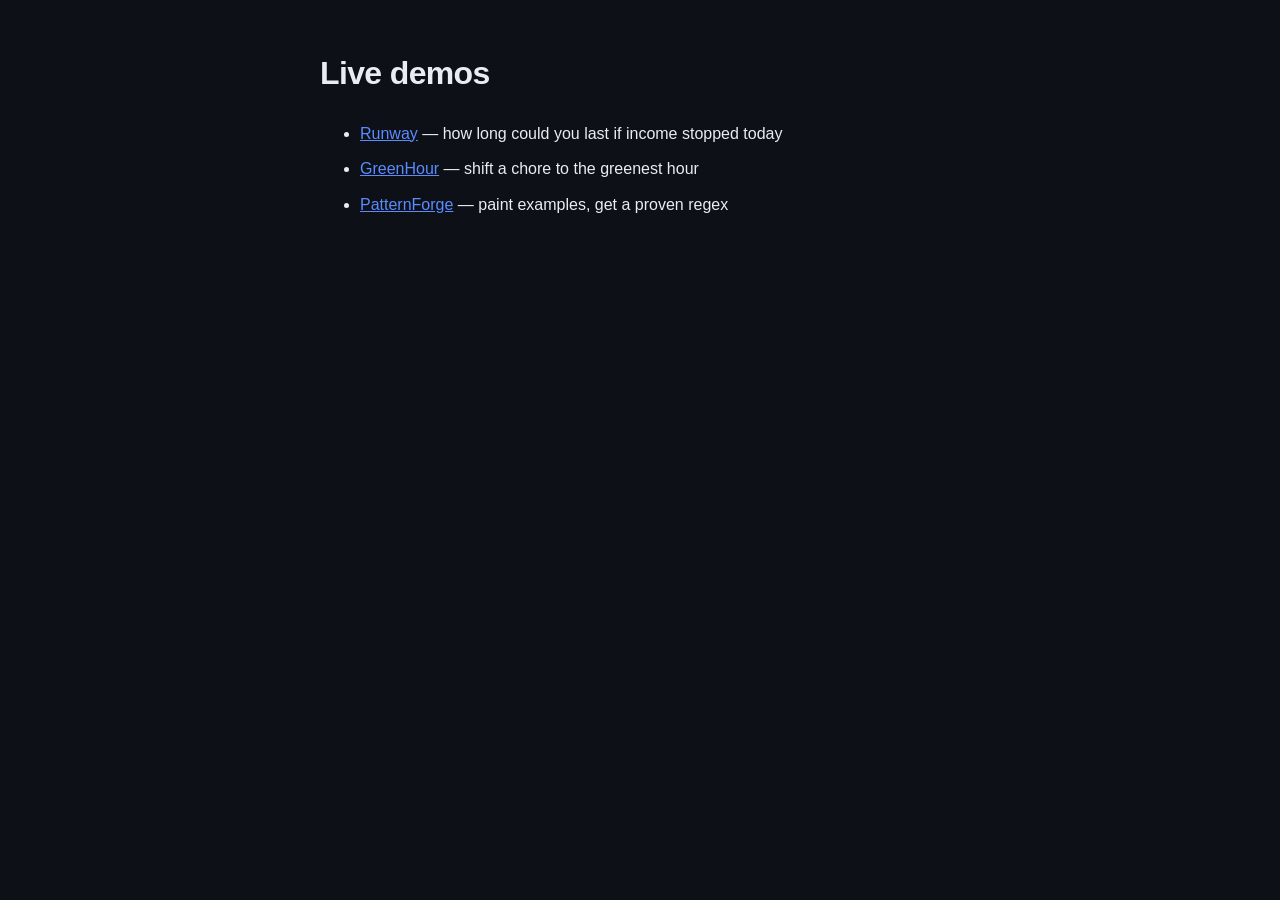
<file: index.html>
<!doctype html><html lang=en><head><meta charset=utf-8>
<meta name=viewport content="width=device-width,initial-scale=1">
<title>Amini Hackathon Demos</title>
<style>body{font:16px/1.6 -apple-system,BlinkMacSystemFont,'Segoe UI',Roboto,sans-serif;max-width:640px;margin:48px auto;padding:0 20px;background:#0d1117;color:#e8ecf3}a{color:#5b8bff}h1{letter-spacing:-.02em}li{margin:10px 0}</style>
</head><body><h1>Live demos</h1><ul>
<li><a href="./runway/">Runway</a> — how long could you last if income stopped today</li>
<li><a href="./greenhour/">GreenHour</a> — shift a chore to the greenest hour</li>
<li><a href="./patternforge/">PatternForge</a> — paint examples, get a proven regex</li>
</ul></body></html>
</file>
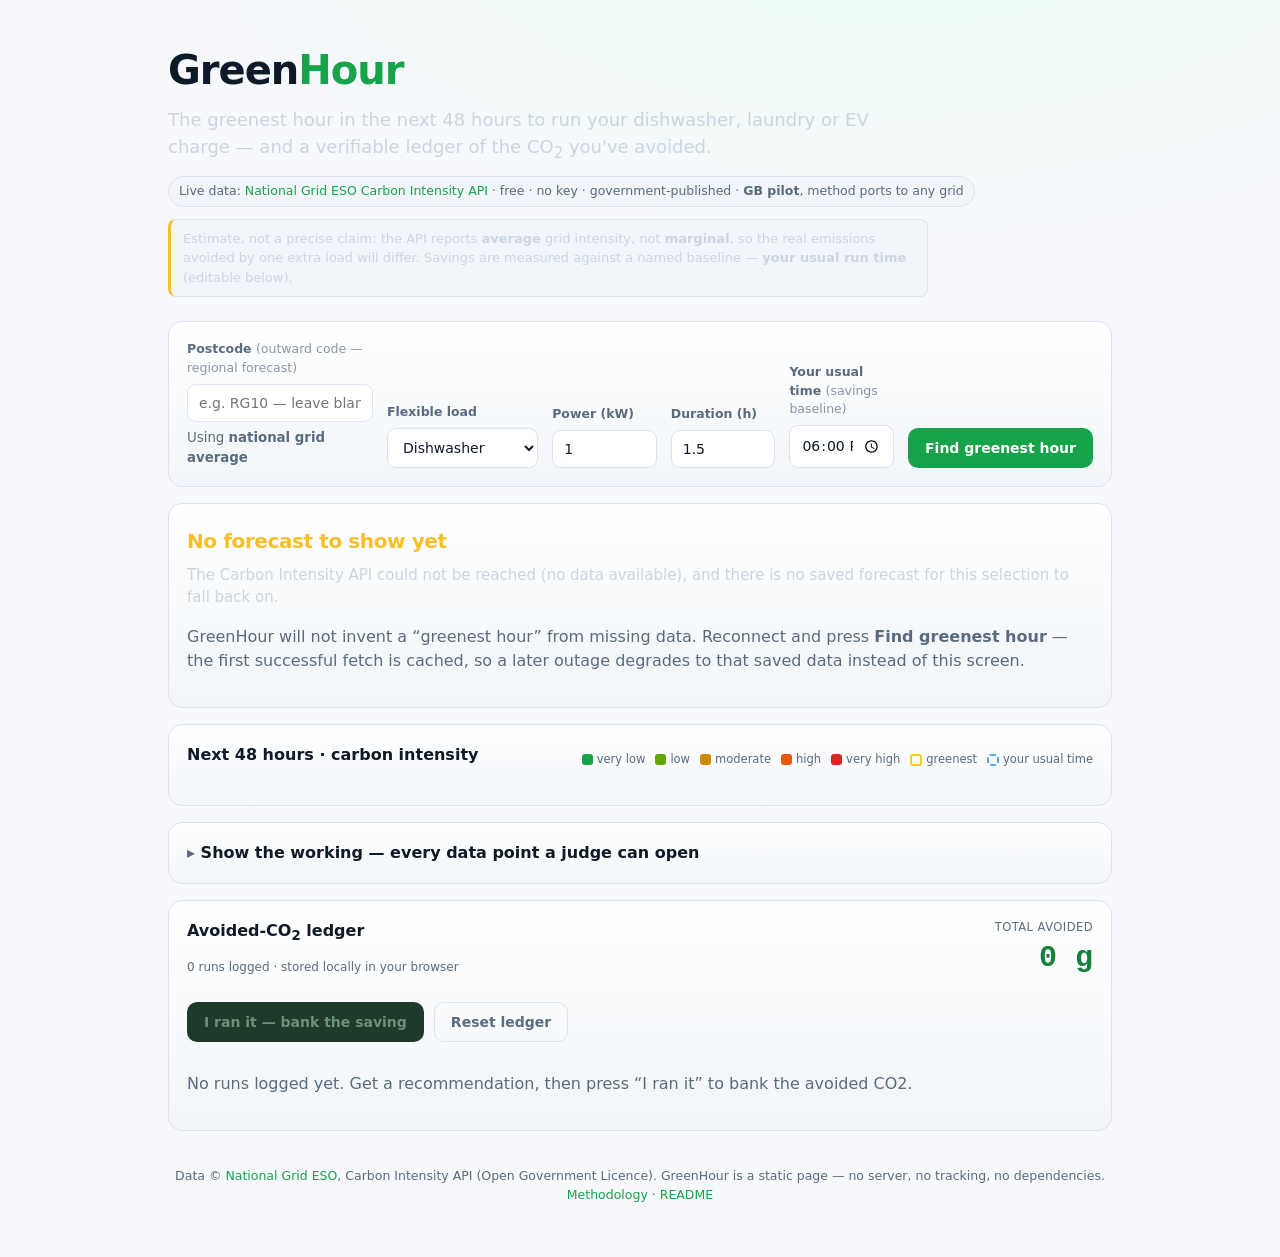
<file: greenhour/index.html>
<!DOCTYPE html>
<html lang="en-GB">
<head>
  <meta charset="utf-8">
  <meta name="viewport" content="width=device-width, initial-scale=1">
  <title>GreenHour — the greenest hour to run your appliance</title>
  <meta name="description" content="Find the greenest hour in the next 48h to run a flexible load, using the free National Grid ESO Carbon Intensity API. Every number traces to a real government data point.">
  <link rel="stylesheet" href="styles.css">
</head>
<body>
  <header class="hero">
    <div class="wrap">
      <h1>Green<span>Hour</span></h1>
      <p class="tag">The greenest hour in the next 48&nbsp;hours to run your dishwasher, laundry or EV charge — and a verifiable ledger of the CO<sub>2</sub> you've avoided.</p>
      <p class="src-badge">Live data: <a href="https://carbonintensity.org.uk/" target="_blank" rel="noopener">National Grid ESO Carbon Intensity API</a> · free · no key · government-published · <b>GB pilot</b>, method ports to any grid</p>
      <p class="disclosure">Estimate, not a precise claim: the API reports <b>average</b> grid intensity, not <b>marginal</b>, so the real emissions avoided by one extra load will differ. Savings are measured against a named baseline — <b>your usual run time</b> (editable below).</p>
    </div>
  </header>

  <main class="wrap">
    <!-- Controls -->
    <section class="card controls" aria-label="Settings">
      <div class="ctrl">
        <label for="postcode">Postcode <span class="hint">(outward code — regional forecast)</span></label>
        <input id="postcode" type="text" inputmode="text" autocomplete="postal-code"
               placeholder="e.g. RG10 — leave blank for national" maxlength="8">
        <small class="muted">Using <b id="outcodeEcho">national grid average</b></small>
      </div>
      <div class="ctrl">
        <label for="load">Flexible load</label>
        <select id="load"></select>
      </div>
      <div class="ctrl narrow">
        <label for="power">Power (kW)</label>
        <input id="power" type="number" min="0.1" step="0.1" value="1.0">
      </div>
      <div class="ctrl narrow">
        <label for="duration">Duration (h)</label>
        <input id="duration" type="number" min="0.5" step="0.5" value="1.5">
      </div>
      <div class="ctrl narrow">
        <label for="habit">Your usual time <span class="hint">(savings baseline)</span></label>
        <input id="habit" type="time" value="18:00">
      </div>
      <div class="ctrl action">
        <button id="fetchBtn" class="primary" type="button">Find greenest hour</button>
      </div>
    </section>

    <!-- Recommendation -->
    <section id="result" class="card result" aria-live="polite">
      <p class="muted">Loading…</p>
    </section>

    <!-- 48h chart -->
    <section class="card">
      <div class="chart-head">
        <h3>Next 48 hours · carbon intensity</h3>
        <div class="legend">
          <span><i style="background:#16a34a"></i>very low</span>
          <span><i style="background:#65a30d"></i>low</span>
          <span><i style="background:#ca8a04"></i>moderate</span>
          <span><i style="background:#ea580c"></i>high</span>
          <span><i style="background:#dc2626"></i>very high</span>
          <span class="win"><i class="box gold"></i>greenest</span>
          <span class="win"><i class="box blue"></i>your usual time</span>
        </div>
      </div>
      <div id="chart" class="chart"></div>
    </section>

    <!-- Verification -->
    <details class="card">
      <summary><h3 style="display:inline">Show the working — every data point a judge can open</h3></summary>
      <div id="verifyBox" class="verify-box"></div>
    </details>

    <!-- Ledger -->
    <section class="card ledger">
      <div class="ledger-head">
        <div>
          <h3>Avoided-CO<sub>2</sub> ledger</h3>
          <p class="muted tiny"><span id="ledgerCount">0 runs logged</span> · stored locally in your browser</p>
        </div>
        <div class="ledger-total">
          <span class="lbl">Total avoided</span>
          <span id="ledgerTotal" class="big-num">0 g</span>
        </div>
      </div>
      <p id="ledgerProjection" class="muted tiny projection"></p>
      <div class="ledger-actions">
        <button id="logBtn" class="primary" type="button" disabled>I ran it — bank the saving</button>
        <button id="resetBtn" class="ghost" type="button">Reset ledger</button>
      </div>
      <div id="ledgerList" class="ledger-list"></div>
    </section>

    <footer class="foot">
      <p>Data © <a href="https://www.nationalgrideso.com/" target="_blank" rel="noopener">National Grid ESO</a>,
         Carbon Intensity API (Open Government Licence). GreenHour is a static page — no server, no tracking,
         no dependencies. <a href="methodology.md" target="_blank" rel="noopener">Methodology</a> ·
         <a href="README.md" target="_blank" rel="noopener">README</a></p>
    </footer>
  </main>

  <script src="app.js"></script>
</body>
</html>
</file>
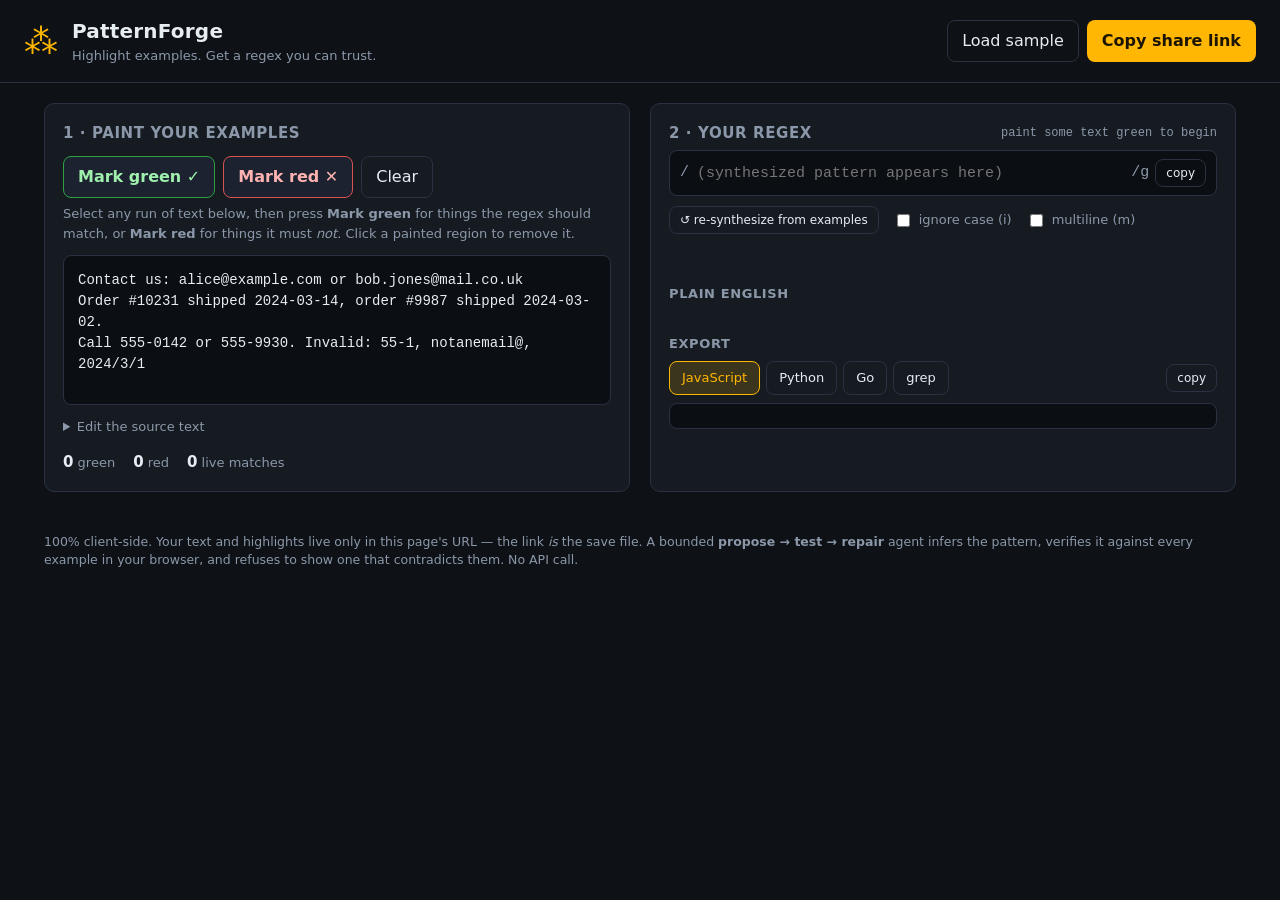
<file: patternforge/index.html>
<!doctype html>
<html lang="en">
  <head>
    <meta charset="utf-8" />
    <meta name="viewport" content="width=device-width, initial-scale=1" />
    <title>PatternForge — regex from examples</title>
    <meta
      name="description"
      content="Paint the text you want (green) and don't want (red); PatternForge's verify-repair agent infers a regex, TESTS it against every example in the browser, and only shows one that passes — explained in plain English and exportable to JS, Python, Go, and grep. No login, no backend."
    />
    <link rel="stylesheet" href="./styles.css" />
  </head>
  <body>
    <header class="topbar">
      <div class="brand">
        <span class="logo">⁂</span>
        <div>
          <h1>PatternForge</h1>
          <p class="tagline">Highlight examples. Get a regex you can trust.</p>
        </div>
      </div>
      <div class="topbar-actions">
        <button id="btn-sample" class="ghost">Load sample</button>
        <button id="btn-share" class="primary">Copy share link</button>
      </div>
    </header>

    <main class="grid">
      <!-- LEFT: the text you paint -->
      <section class="panel">
        <div class="panel-head">
          <h2>1 · Paint your examples</h2>
          <div class="paint-controls">
            <button id="btn-green" class="paint green">Mark green ✓</button>
            <button id="btn-red" class="paint red">Mark red ✕</button>
            <button id="btn-clear" class="ghost">Clear</button>
          </div>
        </div>
        <p class="hint">
          Select any run of text below, then press <b>Mark green</b> for things the regex should match, or
          <b>Mark red</b> for things it must <i>not</i>. Click a painted region to remove it.
        </p>
        <div id="canvas" class="canvas" spellcheck="false"></div>

        <details class="editor">
          <summary>Edit the source text</summary>
          <textarea id="source" rows="5" spellcheck="false"></textarea>
        </details>

        <div class="stats">
          <span class="stat"><b id="stat-green">0</b> green</span>
          <span class="stat"><b id="stat-red">0</b> red</span>
          <span class="stat"><b id="stat-matches">0</b> live matches</span>
        </div>
      </section>

      <!-- RIGHT: the inferred regex + everything derived from it -->
      <section class="panel">
        <div class="panel-head">
          <h2>2 · Your regex</h2>
          <span id="strategy" class="strategy">paint some text green to begin</span>
        </div>

        <div class="regex-row">
          <span class="delim">/</span>
          <input id="regex" class="regex-input" spellcheck="false" placeholder="(synthesized pattern appears here)" />
          <span class="delim">/g</span>
          <button id="btn-copy-regex" class="ghost small">copy</button>
        </div>
        <div class="regex-meta">
          <button id="btn-resynth" class="ghost small">↺ re-synthesize from examples</button>
          <label class="chk"><input type="checkbox" id="flag-i" /> ignore case (i)</label>
          <label class="chk"><input type="checkbox" id="flag-m" /> multiline (m)</label>
        </div>
        <div id="trust" class="trust"></div>
        <div id="redos" class="redos"></div>
        <!-- the verify-repair agent's act -> observe -> repair trace -->
        <div id="agent" class="agent"></div>

        <h3>Plain English</h3>
        <p id="explain-summary" class="explain-summary"></p>
        <ul id="explain-list" class="explain-list"></ul>

        <h3>Export</h3>
        <div class="tabs">
          <button class="tab active" data-target="javascript">JavaScript</button>
          <button class="tab" data-target="python">Python</button>
          <button class="tab" data-target="go">Go</button>
          <button class="tab" data-target="grep">grep</button>
          <button id="btn-copy-code" class="ghost small copy-code">copy</button>
        </div>
        <p id="dialect-note" class="dialect-note"></p>
        <pre id="export-code" class="export-code"></pre>
      </section>
    </main>

    <footer class="footer">
      <p>
        100% client-side. Your text and highlights live only in this page's URL — the link <i>is</i> the save file.
        A bounded <b>propose → test → repair</b> agent infers the pattern, verifies it against every example in your
        browser, and refuses to show one that contradicts them. No API call.
      </p>
    </footer>

    <script type="module" src="./main.js"></script>
  </body>
</html>
</file>
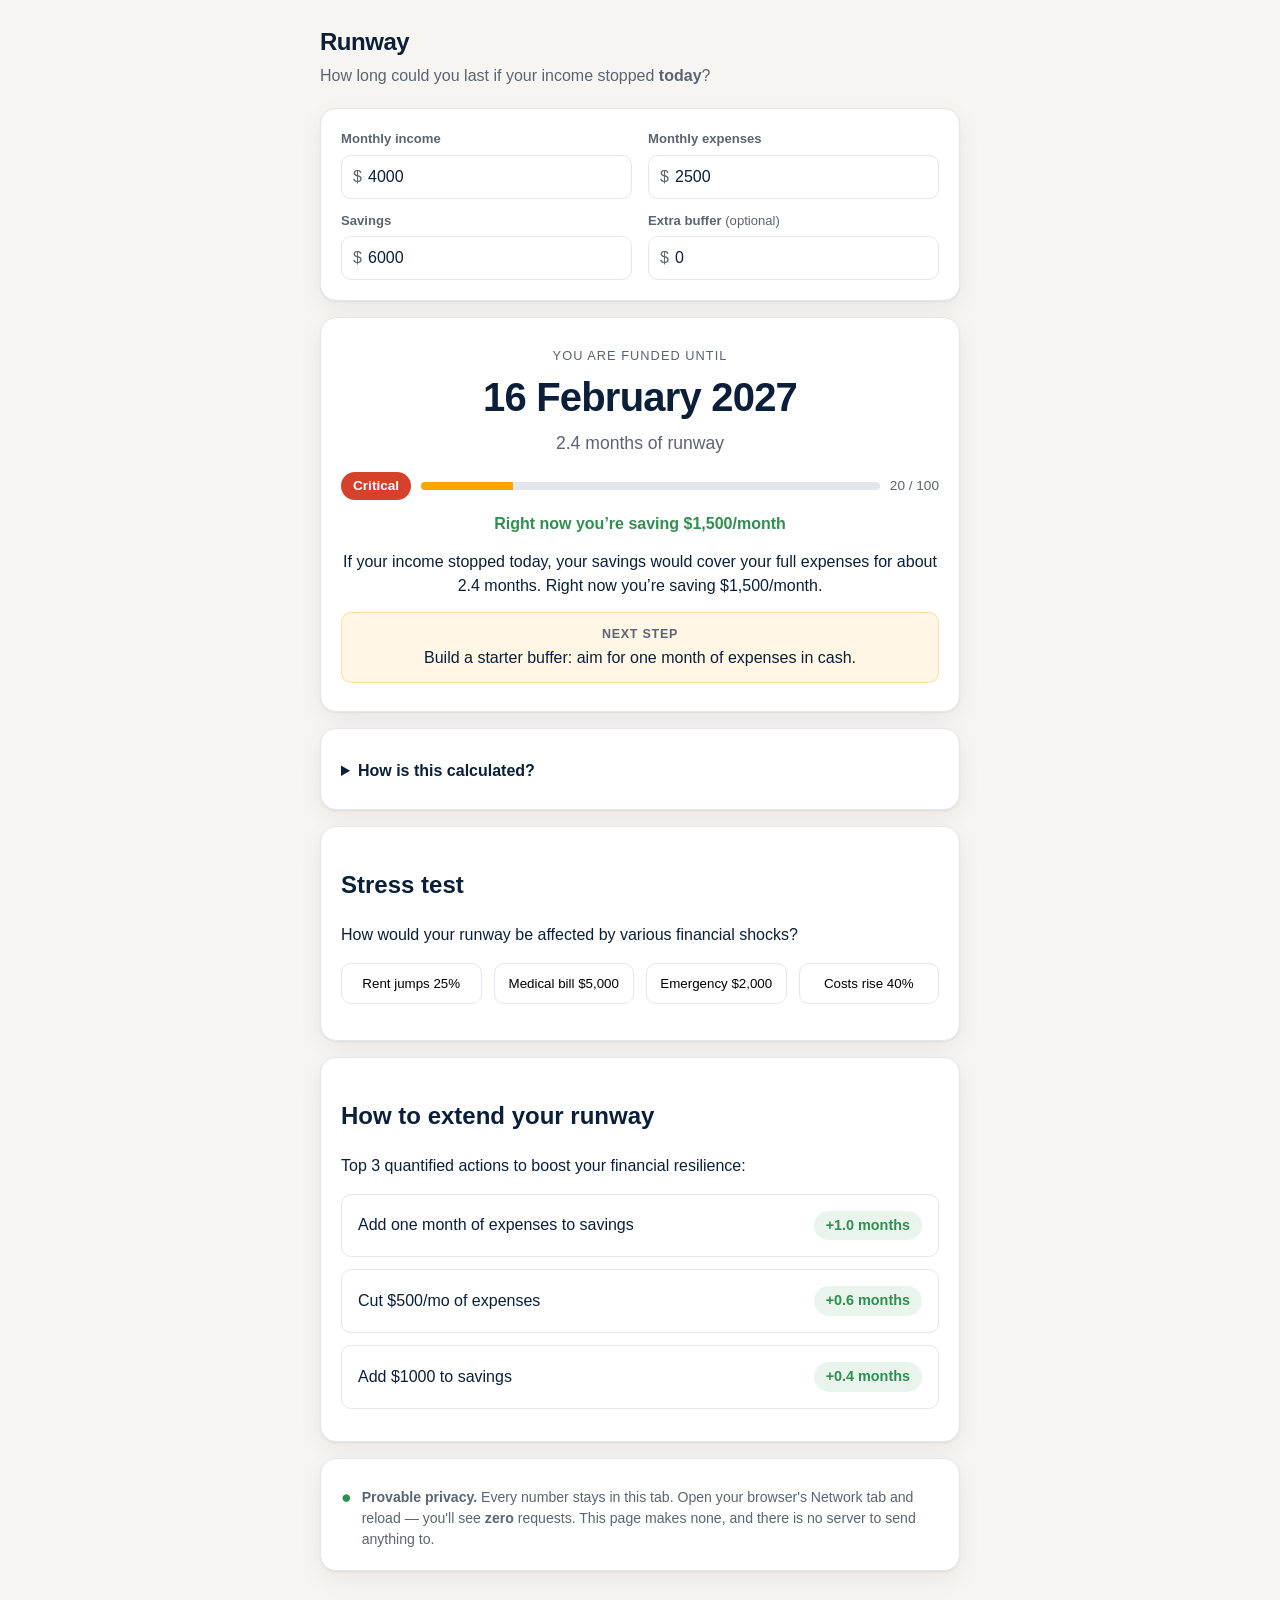
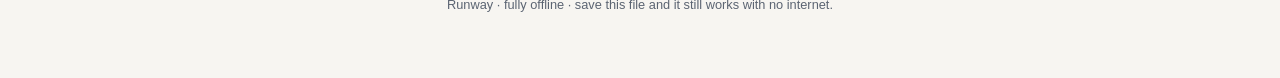
<file: runway/index.html>
<!DOCTYPE html>
<html lang="en">
<head>
<meta charset="utf-8" />
<meta name="viewport" content="width=device-width, initial-scale=1" />
<title>Runway — how long could you last?</title>
<style>
  :root {
    color-scheme: light dark;
    --bg: #F7F5F1; --card: #ffffff; --ink: #0B1F3A; --muted: #5b6472;
    --line: #e3e6ec; --accent: #FFA500; --field: #ffffff;
    --critical: #d6412b; --fragile: #c9791b; --stable: #2f8f4e; --resilient: #1f7a5a;
    --shadow: 0 1px 2px rgba(16,19,26,.06), 0 8px 24px rgba(16,19,26,.06);
  }
  @media (prefers-color-scheme: dark) {
    :root {
      --bg: #0B1F3A; --card: #161b22; --ink: #F7F5F1; --muted: #9aa4b2;
      --line: #262d38; --accent: #FFA500; --field: #0f141b;
      --critical: #ff6b57; --fragile: #f0a53a; --stable: #4bd07f; --resilient: #34d6a8;
      --shadow: 0 1px 2px rgba(0,0,0,.4), 0 10px 30px rgba(0,0,0,.35);
    }
  }
  * { box-sizing: border-box; }
  html, body { margin: 0; }
  body {
    background: var(--bg); color: var(--ink);
    font: 16px/1.5 -apple-system, BlinkMacSystemFont, "Segoe UI", Roboto, Helvetica, Arial, sans-serif;
    padding: 24px 16px 64px;
  }
  main { max-width: 640px; margin: 0 auto; }
  header h1 { font-size: 1.5rem; margin: 0 0 4px; letter-spacing: -.02em; }
  header p.sub { color: var(--muted); margin: 0 0 20px; }
  .card {
    background: var(--card); border: 1px solid var(--line); border-radius: 16px;
    padding: 20px; box-shadow: var(--shadow); margin-bottom: 16px;
  }
  .grid { display: grid; grid-template-columns: 1fr 1fr; gap: 12px 16px; }
  @media (max-width: 460px) { .grid { grid-template-columns: 1fr; } }
  label { display: block; font-size: .82rem; color: var(--muted); margin-bottom: 6px; font-weight: 600; }
  .field { position: relative; }
  .field .prefix {
    position: absolute; left: 12px; top: 50%; transform: translateY(-50%);
    color: var(--muted); pointer-events: none;
  }
  input[type="number"] {
    width: 100%; padding: 12px 12px 12px 26px; font-size: 1rem;
    background: var(--field); color: var(--ink);
    border: 1px solid var(--line); border-radius: 10px; -moz-appearance: textfield;
    font-variant-numeric: tabular-nums;
  }
  input:focus { outline: 2px solid var(--accent); outline-offset: 1px; border-color: var(--accent); }
  .hero { text-align: center; padding: 28px 20px; }
  .hero .eyebrow { color: var(--muted); font-size: .8rem; text-transform: uppercase; letter-spacing: .08em; margin: 0 0 8px; font-weight: 500; }
  .hero .date { font-size: 2.5rem; font-weight: 800; letter-spacing: -.02em; margin: 0; line-height: 1.15; font-variant-numeric: tabular-nums; }
  .hero .runway { color: var(--muted); margin: 10px 0 0; font-size: 1.1rem; font-weight: 500; }
  .bandrow { display: flex; align-items: center; gap: 10px; margin-top: 16px; flex-wrap: wrap; }
  .pill { font-weight: 700; padding: 4px 12px; border-radius: 999px; font-size: .85rem; color: #fff; }
  .pill.Critical { background: var(--critical); }
  .pill.Fragile { background: var(--fragile); }
  .pill.Stable { background: var(--stable); }
  .pill.Resilient { background: var(--resilient); }
  .meter { flex: 1; min-width: 140px; height: 8px; background: var(--line); border-radius: 999px; overflow: hidden; }
  .meter > span { display: block; height: 100%; background: var(--accent); transition: width .25s ease; }
  .scorenum { font-variant-numeric: tabular-nums; color: var(--muted); font-size: .85rem; }
  .explain { margin: 14px 0 0; }
  .traj { margin: 12px 0 0; font-weight: 600; }
  .traj.saving { color: var(--stable); }
  .traj.draining { color: var(--critical); }
  .action {
    margin-top: 14px; padding: 12px 14px; border-radius: 10px;
    background: color-mix(in srgb, var(--accent) 10%, transparent);
    border: 1px solid color-mix(in srgb, var(--accent) 30%, transparent);
  }
  .action b { display: block; font-size: .78rem; text-transform: uppercase; letter-spacing: .06em; color: var(--muted); margin-bottom: 2px; }
  details { margin-top: 4px; }
  details > summary { cursor: pointer; font-weight: 600; padding: 6px 0; }
  details table { width: 100%; border-collapse: collapse; margin: 10px 0; font-size: .92rem; }
  details th, details td { text-align: left; padding: 6px 8px; border-bottom: 1px solid var(--line); }
  details code { background: color-mix(in srgb, var(--muted) 18%, transparent); padding: 1px 6px; border-radius: 6px; }
  .privacy {
    display: flex; gap: 10px; align-items: flex-start; color: var(--muted);
    font-size: .88rem; margin-top: 8px;
  }
  .privacy .dot { color: var(--stable); font-size: 1.1rem; line-height: 1.2; }
  footer { text-align: center; color: var(--muted); font-size: .8rem; margin-top: 24px; }
  .stress-test-section {
    margin-top: 16px;
  }
  .stress-test-buttons {
    display: flex;
    flex-wrap: wrap;
    gap: 12px;
    margin-bottom: 16px;
  }
  .stress-test-button {
    flex: 1;
    min-width: 120px;
    padding: 12px;
    background: var(--field);
    border: 1px solid var(--line);
    border-radius: 10px;
    cursor: pointer;
    text-align: center;
    transition: all 0.2s ease;
  }
  .stress-test-button:hover {
    background: color-mix(in srgb, var(--accent) 5%, transparent);
    border-color: var(--accent);
  }
  .stress-test-button.active {
    background: color-mix(in srgb, var(--accent) 10%, transparent);
    border-color: var(--accent);
    box-shadow: 0 0 0 2px color-mix(in srgb, var(--accent) 30%, transparent);
  }
  .stress-test-result {
    margin-top: 16px;
    padding: 16px;
    background: var(--field);
    border-radius: 10px;
    border: 1px solid var(--line);
    box-shadow: 0 2px 8px rgba(0,0,0,0.05);
  }
  .stress-test-result-row {
    display: flex;
    justify-content: space-between;
    margin-bottom: 8px;
  }
  .stress-test-result-row:last-child {
    margin-bottom: 0;
  }
  .stress-test-result-cell {
    flex: 1;
    text-align: center;
    padding: 8px;
  }
  .stress-test-result-header {
    font-weight: bold;
    margin-bottom: 4px;
    font-size: 0.9rem;
  }
  .stress-test-result-value {
    font-variant-numeric: tabular-nums;
    font-weight: 600;
  }
  .how-to-extend-section {
    margin-top: 16px;
  }
  .recommendation-item {
    padding: 16px;
    border-radius: 10px;
    background: var(--field);
    margin-bottom: 12px;
    border: 1px solid var(--line);
    display: flex;
    justify-content: space-between;
    align-items: center;
  }
  .recommendation-action {
    font-weight: 500;
    flex: 1;
  }
  .recommendation-delta {
    color: var(--stable);
    font-weight: 700;
    background: color-mix(in srgb, var(--stable) 10%, transparent);
    padding: 4px 12px;
    border-radius: 999px;
    font-size: 0.9rem;
    font-variant-numeric: tabular-nums;
  }
  .stress-test-result-header {
    font-weight: 600;
    margin-bottom: 4px;
    font-size: 0.9rem;
  }
  .stress-test-result-cell {
    display: flex;
    flex-direction: column;
    align-items: center;
  }
  .stress-test-result-cell .value {
    font-variant-numeric: tabular-nums;
    font-weight: 600;
  }
  .stress-test-result-cell .label {
    font-size: 0.8rem;
    color: var(--muted);
  }
</style>
</head>
<body>
<main>
  <header>
    <h1>Runway</h1>
    <p class="sub">How long could you last if your income stopped <strong>today</strong>?</p>
  </header>

  <section class="card" aria-label="Your numbers">
    <div class="grid">
      <div>
        <label for="income">Monthly income</label>
        <div class="field"><span class="prefix">$</span>
          <input id="income" type="number" min="0" step="50" inputmode="decimal" value="4000" /></div>
      </div>
      <div>
        <label for="expenses">Monthly expenses</label>
        <div class="field"><span class="prefix">$</span>
          <input id="expenses" type="number" min="0" step="50" inputmode="decimal" value="2500" /></div>
      </div>
      <div>
        <label for="savings">Savings</label>
        <div class="field"><span class="prefix">$</span>
          <input id="savings" type="number" min="0" step="100" inputmode="decimal" value="6000" /></div>
      </div>
      <div>
        <label for="buffer">Extra buffer <span style="font-weight:400">(optional)</span></label>
        <div class="field"><span class="prefix">$</span>
          <input id="buffer" type="number" min="0" step="100" inputmode="decimal" value="0" /></div>
      </div>
    </div>
  </section>

  <section class="card hero" aria-live="polite">
    <p class="eyebrow">You are funded until</p>
    <p class="date" id="heroDate">—</p>
    <p class="runway" id="heroRunway">—</p>

    <div class="bandrow">
      <span class="pill" id="bandPill">—</span>
      <span class="meter"><span id="meterFill" style="width:0%"></span></span>
      <span class="scorenum" id="scoreNum">0 / 100</span>
    </div>

    <p class="traj" id="traj">—</p>
    <p class="explain" id="explain">—</p>
    <div class="action"><b>Next step</b><span id="action">—</span></div>
  </section>

  <section class="card">
    <details>
      <summary>How is this calculated?</summary>
      <p><strong>The one honest question:</strong> if your paycheck stopped today, how long would
      your reserves cover your <em>full</em> expenses? That is your runway — nothing is netted
      against income you might no longer have.</p>
      <p><code>runwayMonths = (savings + buffer) ÷ monthly expenses</code></p>
      <p>Your zero-cash date is simply today plus that many months. If your expenses are $0 the runway
      is unlimited and no date is shown.</p>
      <table>
        <thead><tr><th>Runway</th><th>Band</th><th>Why</th></tr></thead>
        <tbody>
          <tr><td>< 3 months</td><td>Critical</td><td>One setback empties the account.</td></tr>
          <tr><td>3–6 months</td><td>Fragile</td><td>Survives a shock, not a long one.</td></tr>
          <tr><td>6–12 months</td><td>Stable</td><td>Room to absorb a job loss and regroup.</td></tr>
          <tr><td>12+ months</td><td>Resilient</td><td>A genuine cushion; time is on your side.</td></tr>
        </tbody>
      </table>
      <p>The 0–100 score rises smoothly with runway and tops out at 60 months, so a larger cushion
      always scores higher rather than flattening to a single grade. The score and the band always
      agree because both come from the same runway number.</p>
      <p><strong>Trajectory is shown separately on purpose.</strong> "Saving $X/month" or
      "draining $X/month" describes your <em>current</em> direction with income still coming in — it
      is not the runway, and the two are never mixed.</p>
    </details>
  </section>

  <!-- Stress test section -->
  <section class="card stress-test-section">
    <h2>Stress test</h2>
    <p>How would your runway be affected by various financial shocks?</p>
    <div class="stress-test-buttons">
      <button class="stress-test-button" onclick="stressTest('expenseRise', 25, event)">Rent jumps 25%</button>
      <button class="stress-test-button" onclick="stressTest('oneOff', 5000, event)">Medical bill $5,000</button>
      <button class="stress-test-button" onclick="stressTest('oneOff', 2000, event)">Emergency $2,000</button>
      <button class="stress-test-button" onclick="stressTest('expenseRise', 40, event)">Costs rise 40%</button>
    </div>
    <div id="stressTestResult" class="stress-test-result" style="display: none;">
      <div class="stress-test-result-row">
        <div class="stress-test-result-cell">
          <div class="stress-test-result-header">Baseline</div>
          <div class="stress-test-result-cell">
            <div class="value" id="baselineRunway">—</div>
            <div class="label" id="baselineDate">—</div>
          </div>
        </div>
        <div class="stress-test-result-cell">
          <div class="stress-test-result-header">After Shock</div>
          <div class="stress-test-result-cell">
            <div class="value" id="shockedRunway">—</div>
            <div class="label" id="shockedDate">—</div>
          </div>
        </div>
      </div>
      <div class="stress-test-result-row">
        <div class="stress-test-result-cell">
          <div class="stress-test-result-header">Months Lost</div>
          <div class="value" id="monthsLost">—</div>
        </div>
        <div class="stress-test-result-cell">
          <div class="stress-test-result-header">Impact</div>
          <div id="impactStatus">—</div>
          <div class="pill" id="impactBand" style="margin-top: 4px;">—</div>
        </div>
      </div>
    </div>
  </section>

  <!-- How to extend section -->
  <section class="card how-to-extend-section">
    <h2>How to extend your runway</h2>
    <p>Top 3 quantified actions to boost your financial resilience:</p>
    <div id="recommendationsList"></div>
  </section>

  <section class="card">
    <div class="privacy">
      <span class="dot" aria-hidden="true">●</span>
      <span><strong>Provable privacy.</strong> Every number stays in this tab. Open your browser's
      Network tab and reload — you'll see <strong>zero</strong> requests. This page makes none, and
      there is no server to send anything to.</span>
    </div>
  </section>

  <footer>Runway · fully offline · save this file and it still works with no internet.</footer>
</main>

<script src="runway.js"></script>
<script>
  (function () {
    var ids = ['income', 'expenses', 'savings', 'buffer'];
    var el = {};
    ids.forEach(function (id) { el[id] = document.getElementById(id); });

    var heroDate = document.getElementById('heroDate');
    var heroRunway = document.getElementById('heroRunway');
    var bandPill = document.getElementById('bandPill');
    var meterFill = document.getElementById('meterFill');
    var scoreNum = document.getElementById('scoreNum');
    var traj = document.getElementById('traj');
    var explain = document.getElementById('explain');
    var action = document.getElementById('action');
    var stressTestResult = document.getElementById('stressTestResult');
    var recommendationsList = document.getElementById('recommendationsList');

    function fmtDate(ymd) {
      var d = new Date(ymd + 'T00:00:00Z');
      return d.toLocaleDateString('en-GB', { day: 'numeric', month: 'long', year: 'numeric', timeZone: 'UTC' });
    }

    function fmtRunway(m) {
      var r = Runway.roundRunway(m);
      if (!isFinite(r)) return 'unlimited runway (no expenses)';
      var word = r === 1 ? 'month' : 'months';
      return r + ' ' + word + ' of runway';
    }

    function render() {
      var r = Runway.computeResilience({
        income: parseFloat(el.income.value),
        expenses: parseFloat(el.expenses.value),
        savings: parseFloat(el.savings.value),
        buffer: parseFloat(el.buffer.value),
        asOf: new Date().toISOString()
      });

      if (r.zeroDate) {
        heroDate.textContent = fmtDate(r.zeroDate);
      } else {
        heroDate.textContent = isFinite(r.runwayMonths) ? '—' : 'Indefinitely';
      }
      heroRunway.textContent = fmtRunway(r.runwayMonths);

      bandPill.textContent = r.band;
      bandPill.className = 'pill ' + r.band;
      meterFill.style.width = r.score + '%';
      scoreNum.textContent = r.score + ' / 100';

      traj.textContent = r.trajectory === 'saving'
        ? 'Right now you’re saving $' + Math.abs(Math.round(r.monthlyNet)).toLocaleString() + '/month'
        : r.trajectory === 'draining'
          ? 'Right now you’re draining $' + Math.abs(Math.round(r.monthlyNet)).toLocaleString() + '/month'
          : 'Right now you’re breaking even';
      traj.className = 'traj ' + r.trajectory;

      explain.textContent = r.explanation;
      action.textContent = r.nextAction;
      
      // Update recommendations
      updateRecommendations();
    }

    function stressTest(type, pctOrAmount, evt) {
      var input = {
        income: parseFloat(el.income.value),
        expenses: parseFloat(el.expenses.value),
        savings: parseFloat(el.savings.value),
        buffer: parseFloat(el.buffer.value)
      };
      
      var shock = { type: type };
      if (type === 'incomeLoss') shock.pct = pctOrAmount;
      if (type === 'oneOff') shock.amount = pctOrAmount;
      if (type === 'expenseRise') shock.pct = pctOrAmount;
      
      var result = Runway.simulate(input, [shock]);
      var baseline = result.baseline;
      var scenario = result.scenarios[0];
      
      // Display results
      stressTestResult.style.display = 'block';
      
      // Remove active class from all buttons
      var buttons = document.querySelectorAll('.stress-test-button');
      buttons.forEach(btn => btn.classList.remove('active'));
      
      // Add active class to clicked button
      (evt || window.event).target.classList.add('active');
      
      // Baseline
      document.getElementById('baselineRunway').textContent = fmtRunway(baseline.runwayMonths);
      if (baseline.zeroDate) {
        document.getElementById('baselineDate').textContent = fmtDate(baseline.zeroDate);
      } else {
        document.getElementById('baselineDate').textContent = isFinite(baseline.runwayMonths) ? '—' : 'Indefinitely';
      }
      
      // Shocked
      document.getElementById('shockedRunway').textContent = fmtRunway(scenario.result.runwayMonths);
      if (scenario.result.zeroDate) {
        document.getElementById('shockedDate').textContent = fmtDate(scenario.result.zeroDate);
      } else {
        document.getElementById('shockedDate').textContent = isFinite(scenario.result.runwayMonths) ? '—' : 'Indefinitely';
      }
      
      // Months lost
      var monthsLost = scenario.monthsLost;
      if (isFinite(monthsLost)) {
        document.getElementById('monthsLost').textContent = monthsLost.toFixed(1) + ' months';
      } else {
        document.getElementById('monthsLost').textContent = '∞ months';
      }
      
      // Impact status
      var impactStatus = document.getElementById('impactStatus');
      if (isFinite(monthsLost) && monthsLost > 0) {
        if (monthsLost < 3) {
          impactStatus.textContent = 'Minor impact';
          impactStatus.style.color = '#2f8f4e'; // stable
        } else if (monthsLost < 12) {
          impactStatus.textContent = 'Significant impact';
          impactStatus.style.color = '#c9791b'; // fragile
        } else {
          impactStatus.textContent = 'Critical impact';
          impactStatus.style.color = '#d6412b'; // critical
        }
      } else {
        impactStatus.textContent = 'No impact';
        impactStatus.style.color = '#2f8f4e'; // stable
      }
      
      // Set impact band pill
      var impactPill = document.getElementById('impactBand');
      if (isFinite(monthsLost) && monthsLost > 0) {
        if (monthsLost < 3) {
          impactPill.textContent = 'Minor';
          impactPill.className = 'pill Stable';
        } else if (monthsLost < 12) {
          impactPill.textContent = 'Significant';
          impactPill.className = 'pill Fragile';
        } else {
          impactPill.textContent = 'Critical';
          impactPill.className = 'pill Critical';
        }
      } else {
        impactPill.textContent = 'None';
        impactPill.className = 'pill Stable';
      }
    }

    function updateRecommendations() {
      var recommendations = Runway.recommend({income: parseFloat(el.income.value), expenses: parseFloat(el.expenses.value), savings: parseFloat(el.savings.value), buffer: parseFloat(el.buffer.value)});
      recommendationsList.innerHTML = '';
      
      if (recommendations.length === 0) {
        recommendationsList.innerHTML = '<p>No recommendations available.</p>';
        return;
      }
      
      recommendations.forEach(function(rec) {
        var div = document.createElement('div');
        div.className = 'recommendation-item';
        div.innerHTML = `
          <div class="recommendation-action">${rec.action}</div>
          <div class="recommendation-delta">+${rec.deltaMonths.toFixed(1)} months</div>
        `;
        recommendationsList.appendChild(div);
      });
    }

    window.stressTest = stressTest;
    ids.forEach(function (id) { el[id].addEventListener('input', render); });
    render();
  })();
</script>
</body>
</html>
</file>
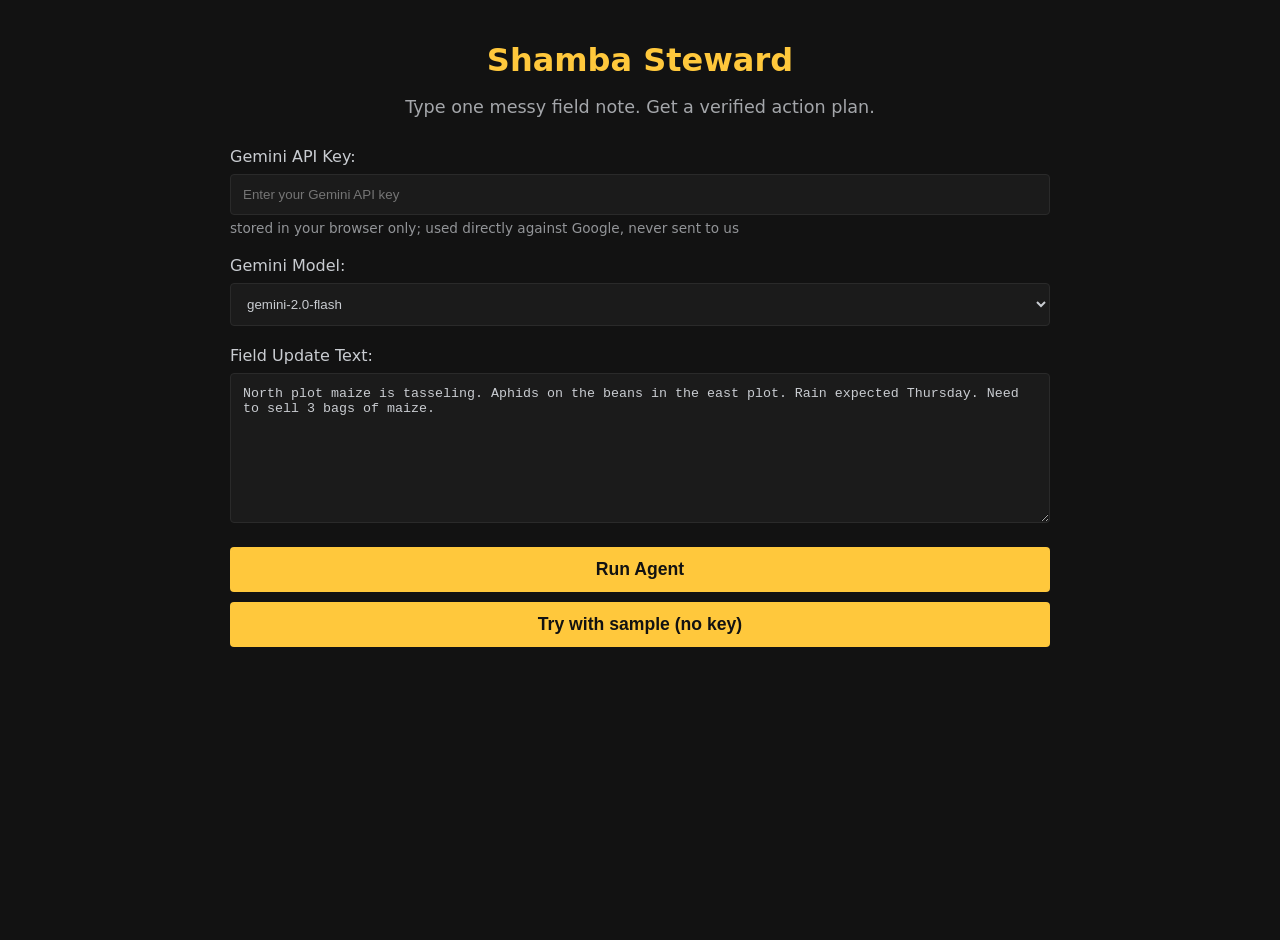
<file: steward/index.html>
<!DOCTYPE html>
<html lang="en">
<head>
    <meta charset="UTF-8">
    <meta name="viewport" content="width=device-width, initial-scale=1.0">
    <title>Shamba Steward - Gemini Taskmaster</title>
    <style>
        body {
            font-family: system-ui, -apple-system, BlinkMacSystemFont, 'Segoe UI', Roboto, Oxygen, Ubuntu, Cantarell, 'Open Sans', 'Helvetica Neue', sans-serif;
            background-color: #121212;
            color: #C9CCD1;
            margin: 0;
            padding: 20px;
            min-height: 100vh;
        }
        .container {
            max-width: 820px;
            margin: 0 auto;
        }
        header {
            text-align: center;
            margin-bottom: 30px;
        }
        h1 {
            color: #FFC83C;
            margin-bottom: 10px;
        }
        .tagline {
            font-size: 1.1em;
            opacity: 0.8;
        }
        .form-group {
            margin-bottom: 20px;
        }
        label {
            display: block;
            margin-bottom: 8px;
            font-weight: 500;
        }
        input, textarea, select {
            width: 100%;
            padding: 12px;
            box-sizing: border-box;
            background-color: #1b1b1b;
            border: 1px solid #2a2a2a;
            border-radius: 4px;
            color: #C9CCD1;
        }
        input:focus, textarea:focus, select:focus {
            outline: none;
            border-color: #FFC83C;
        }
        textarea {
            height: 150px;
            resize: vertical;
        }
        button {
            background-color: #FFC83C;
            color: #121212;
            border: none;
            padding: 12px 24px;
            font-size: 1.1em;
            font-weight: 600;
            border-radius: 4px;
            cursor: pointer;
            width: 100%;
            transition: opacity 0.2s;
        }
        button:hover {
            opacity: 0.9;
        }
        .step-container {
            margin-bottom: 25px;
            padding: 20px;
            background-color: #1b1b1b;
            border-radius: 6px;
            border: 1px solid #2a2a2a;
        }
        .step-title {
            color: #FFC83C;
            margin-top: 0;
            margin-bottom: 15px;
        }
        .step-content {
            margin-bottom: 15px;
        }
        .violation-alert {
            background-color: #1b1b1b;
            border-left: 4px solid #FFC83C;
            padding: 15px;
            margin: 15px 0;
            border-radius: 0 4px 4px 0;
        }
        .success-message {
            color: #4CAF50;
            font-weight: 500;
        }
        .download-btn {
            background-color: #FFC83C;
            color: #121212;
            padding: 12px 20px;
            margin-top: 15px;
            text-decoration: none;
            display: inline-block;
            border-radius: 4px;
        }
        .copy-btn {
            background-color: #FFC83C;
            color: #121212;
            padding: 8px 16px;
            margin-left: 10px;
            border-radius: 4px;
            border: none;
            cursor: pointer;
        }
        .agent-stepper {
            display: flex;
            justify-content: space-between;
            margin-bottom: 30px;
            position: relative;
        }
        .agent-stepper::before {
            content: '';
            position: absolute;
            top: 20px;
            left: 0;
            right: 0;
            height: 2px;
            background-color: #2a2a2a;
            z-index: 1;
        }
        .step-indicator {
            text-align: center;
            z-index: 2;
            position: relative;
        }
        .step-number {
            width: 40px;
            height: 40px;
            border-radius: 50%;
            background-color: #2a2a2a;
            display: flex;
            align-items: center;
            justify-content: center;
            margin: 0 auto 10px;
            font-weight: bold;
        }
        .step-indicator.active .step-number {
            background-color: #FFC83C;
            color: #121212;
        }
        .step-label {
            font-size: 0.9em;
            opacity: 0.7;
        }
        .step-indicator.active .step-label {
            opacity: 1;
            font-weight: 500;
        }
        .hidden {
            display: none;
        }
        table {
            width: 100%;
            border-collapse: collapse;
            margin: 15px 0;
        }
        th, td {
            padding: 12px;
            text-align: left;
            border-bottom: 1px solid #2a2a2a;
        }
        th {
            background-color: #1b1b1b;
        }
        .key-hint {
            font-size: 0.85em;
            opacity: 0.7;
            margin-top: 5px;
        }
    </style>
</head>
<body>
    <div class="container">
        <header>
            <h1>Shamba Steward</h1>
            <p class="tagline">Type one messy field note. Get a verified action plan.</p>
        </header>
        
        <div class="form-group">
            <label for="api-key">Gemini API Key:</label>
            <input type="password" id="api-key" placeholder="Enter your Gemini API key">
            <div class="key-hint">stored in your browser only; used directly against Google, never sent to us</div>
        </div>
        
        <div class="form-group">
            <label for="model-select">Gemini Model:</label>
            <select id="model-select">
                <option value="gemini-2.0-flash">gemini-2.0-flash</option>
                <option value="gemini-1.5-flash">gemini-1.5-flash</option>
                <option value="gemini-1.5-pro">gemini-1.5-pro</option>
            </select>
        </div>
        
        <div class="form-group">
            <label for="field-text">Field Update Text:</label>
            <textarea id="field-text" placeholder="Enter your field update text here...">North plot maize is tasseling. Aphids on the beans in the east plot. Rain expected Thursday. Need to sell 3 bags of maize.</textarea>
        </div>
        
        <button id="run-button">Run Agent</button>
        
        <div style="margin-top: 10px;">
            <button id="demo-button">Try with sample (no key)</button>
        </div>
        
        <div id="agent-stepper" class="agent-stepper hidden">
            <div class="step-indicator active" id="step-parse">
                <div class="step-number">1</div>
                <div class="step-label">Parse</div>
            </div>
            <div class="step-indicator" id="step-plan">
                <div class="step-number">2</div>
                <div class="step-label">Plan</div>
            </div>
            <div class="step-indicator" id="step-verify">
                <div class="step-number">3</div>
                <div class="step-label">Verify</div>
            </div>
            <div class="step-indicator" id="step-deliver">
                <div class="step-number">4</div>
                <div class="step-label">Deliver</div>
            </div>
        </div>
        
        <div id="output-container">
            <div id="parse-output" class="step-container hidden">
                <h2 class="step-title">Step 1: Parse</h2>
                <div id="parse-content" class="step-content"></div>
            </div>
            
            <div id="plan-output" class="step-container hidden">
                <h2 class="step-title">Step 2: Plan</h2>
                <div id="plan-content" class="step-content"></div>
            </div>
            
            <div id="verify-output" class="step-container hidden">
                <h2 class="step-title">Step 3: Verify</h2>
                <div id="verify-content" class="step-content"></div>
            </div>
            
            <div id="deliver-output" class="step-container hidden">
                <h2 class="step-title">Step 4: Deliver</h2>
                <div id="deliver-content" class="step-content"></div>
            </div>
        </div>
    </div>
    
    <script src="main.js"></script>
</body>
</html>
</file>
<file: greenhour/styles.css>
/* GreenHour — dark-first, dependency-free styles */
:root {
  --bg: #0b0f14;
  --bg2: #111823;
  --card: #131c28;
  --card2: #0f1720;
  --border: #223044;
  --fg: #e8eef6;
  --muted: #94a3b8;
  --accent: #22c55e;
  --accent2: #16a34a;
  --gold: #facc15;
  --blue: #60a5fa;
  --warn: #fbbf24;
  --radius: 14px;
  --mono: ui-monospace, SFMono-Regular, "SF Mono", Menlo, Consolas, monospace;
  --sans: system-ui, -apple-system, "Segoe UI", Roboto, Helvetica, Arial, sans-serif;
}

* { box-sizing: border-box; }
html, body { margin: 0; padding: 0; }
body {
  background: radial-gradient(1200px 600px at 70% -10%, #16233266, transparent 60%), var(--bg);
  color: var(--fg);
  font-family: var(--sans);
  line-height: 1.5;
  -webkit-font-smoothing: antialiased;
}
a { color: var(--accent); text-decoration: none; }
a:hover { text-decoration: underline; }

.wrap { max-width: 980px; margin: 0 auto; padding: 0 18px; }

/* Hero */
.hero { padding: 40px 0 8px; }
.hero h1 { font-size: 40px; margin: 0 0 6px; letter-spacing: -1px; font-weight: 800; }
.hero h1 span { color: var(--accent); }
.tag { font-size: 18px; color: #cbd5e1; max-width: 720px; margin: 0 0 12px; }
.src-badge {
  display: inline-block; font-size: 12.5px; color: var(--muted);
  background: var(--card2); border: 1px solid var(--border);
  padding: 5px 10px; border-radius: 999px; margin: 0;
}
.disclosure {
  font-size: 13px; color: #cbd5e1; max-width: 760px;
  margin: 12px 0 0; padding: 9px 12px;
  background: var(--card2); border: 1px solid var(--border);
  border-left: 3px solid var(--warn); border-radius: 8px;
}

/* Cards */
.card {
  background: linear-gradient(180deg, var(--card), var(--card2));
  border: 1px solid var(--border);
  border-radius: var(--radius);
  padding: 18px;
  margin: 16px 0;
}
details.card > summary { cursor: pointer; list-style: none; }
details.card > summary::-webkit-details-marker { display: none; }
details.card > summary h3::before { content: "▸ "; color: var(--muted); }
details.card[open] > summary h3::before { content: "▾ "; }
h3 { margin: 0 0 10px; font-size: 16px; }
h4 { margin: 16px 0 8px; font-size: 14px; color: #cbd5e1; }

/* Controls */
.controls {
  display: grid;
  grid-template-columns: 1.6fr 1.3fr .9fr .9fr .9fr auto;
  gap: 14px; align-items: end;
}
.ctrl { display: flex; flex-direction: column; gap: 6px; min-width: 0; }
.ctrl label { font-size: 12.5px; color: var(--muted); font-weight: 600; }
.ctrl .hint { font-weight: 400; opacity: .7; }
input, select {
  background: var(--bg2); color: var(--fg);
  border: 1px solid var(--border); border-radius: 9px;
  padding: 10px 11px; font-size: 14px; font-family: var(--sans); width: 100%;
}
input:focus, select:focus { outline: 2px solid var(--accent2); border-color: var(--accent2); }
.ctrl.action { align-self: end; }

button {
  font-family: var(--sans); font-size: 14px; font-weight: 600;
  border-radius: 10px; padding: 11px 16px; cursor: pointer; border: 1px solid transparent;
}
button.primary { background: var(--accent); color: #05210f; }
button.primary:hover { background: #2ee06a; }
button.primary:disabled { background: #1f3a2a; color: #6b8f79; cursor: not-allowed; }
button.ghost { background: transparent; color: var(--muted); border-color: var(--border); }
button.ghost:hover { color: var(--fg); border-color: var(--muted); }

/* Result */
.result h2 { margin: 4px 0 8px; font-size: 22px; letter-spacing: -.4px; }
.result .big { font-size: 16px; color: #cbd5e1; margin: 0 0 14px; }
.result .basis {
  font-size: 12.5px; color: var(--muted); margin: 0 0 12px;
  padding: 8px 11px; background: var(--card2);
  border: 1px solid var(--border); border-radius: 8px;
}
.cmp { display: grid; grid-template-columns: repeat(3, 1fr); gap: 12px; margin: 12px 0; }
.cmp-cell {
  background: var(--card2); border: 1px solid var(--border);
  border-radius: 10px; padding: 12px; display: flex; flex-direction: column; gap: 3px;
}
.cmp-cell .lbl { font-size: 11.5px; color: var(--muted); text-transform: uppercase; letter-spacing: .04em; }
.cmp-cell .val { font-size: 24px; font-weight: 800; font-family: var(--mono); }
.cmp-cell .sub { font-size: 12px; color: var(--muted); }

/* No-data state (fetch failed AND no cache) */
.nodata h2 { margin: 4px 0 8px; font-size: 20px; color: var(--warn); }
.nodata .big { font-size: 15px; color: #cbd5e1; margin: 0 0 10px; }

/* Chart */
.chart-head { display: flex; justify-content: space-between; align-items: center; flex-wrap: wrap; gap: 10px; }
.legend { display: flex; flex-wrap: wrap; gap: 10px; font-size: 11.5px; color: var(--muted); }
.legend span { display: inline-flex; align-items: center; gap: 4px; }
.legend i { width: 11px; height: 11px; border-radius: 3px; display: inline-block; }
.legend i.box { background: none; border: 2px solid; border-radius: 3px; width: 12px; height: 12px; }
.legend i.gold { border-color: var(--gold); }
.legend i.blue { border-color: var(--blue); border-style: dashed; }
.chart { width: 100%; overflow-x: auto; margin-top: 10px; }
.chart svg { min-width: 640px; display: block; }

/* Verify tables */
.verify-box { overflow-x: auto; }
table.verify { width: 100%; border-collapse: collapse; font-size: 13px; }
table.verify th, table.verify td {
  text-align: left; padding: 7px 10px; border-bottom: 1px solid var(--border); white-space: nowrap;
}
table.verify th { color: var(--muted); font-weight: 600; font-size: 12px; }
table.verify td:nth-child(2) { font-family: var(--mono); }
.dot { display: inline-block; width: 9px; height: 9px; border-radius: 50%; margin-right: 6px; vertical-align: middle; }

/* Ledger */
.ledger-head { display: flex; justify-content: space-between; align-items: flex-start; gap: 12px; flex-wrap: wrap; }
.ledger-total { text-align: right; }
.ledger-total .lbl { display: block; font-size: 11.5px; color: var(--muted); text-transform: uppercase; letter-spacing: .04em; }
.big-num { font-size: 30px; font-weight: 800; font-family: var(--mono); color: var(--accent); }
.projection:empty { display: none; }
.projection { margin: 10px 0 0; padding: 8px 11px; background: var(--card2); border: 1px solid var(--border); border-radius: 8px; }
.ledger-actions { display: flex; gap: 10px; margin: 14px 0; flex-wrap: wrap; }
.ledger-list { display: flex; flex-direction: column; gap: 8px; }
.ledger-item {
  background: var(--card2); border: 1px solid var(--border);
  border-left: 3px solid var(--accent); border-radius: 8px; padding: 10px 12px; font-size: 14px;
}

/* Utility */
.muted { color: var(--muted); }
.tiny { font-size: 12px; }
.warn { color: var(--warn); background: #3a2a0a55; border: 1px solid #6b4e0f; padding: 8px 11px; border-radius: 8px; font-size: 13px; }
.narrow input { max-width: 100%; }
.foot { color: var(--muted); font-size: 12.5px; padding: 8px 0 40px; text-align: center; }

/* Responsive */
@media (max-width: 860px) {
  .controls { grid-template-columns: 1fr 1fr; }
  .ctrl.action { grid-column: 1 / -1; }
  .ctrl.action button { width: 100%; }
  .cmp { grid-template-columns: 1fr; }
}
@media (max-width: 480px) {
  .controls { grid-template-columns: 1fr; }
  .hero h1 { font-size: 32px; }
}

/* Light mode for reviewers who prefer it */
@media (prefers-color-scheme: light) {
  :root {
    --bg: #f6f8fb; --bg2: #ffffff; --card: #ffffff; --card2: #f1f5f9;
    --border: #dbe3ee; --fg: #0f1a28; --muted: #5a6b80; --accent: #16a34a; --accent2: #15803d;
  }
  body { background: radial-gradient(1200px 600px at 70% -10%, #dcfce788, transparent 60%), var(--bg); }
  button.primary { color: #ffffff; }
  .big-num { color: var(--accent2); }
}
</file>
<file: patternforge/styles.css>
:root {
  --bg: #0e1116;
  --panel: #161b22;
  --panel-2: #1c2230;
  --border: #2a3140;
  --text: #e6edf3;
  --muted: #8b98a9;
  --green: #2ea043;
  --green-soft: rgba(46, 160, 67, 0.22);
  --red: #d9534f;
  --red-soft: rgba(217, 83, 79, 0.22);
  --accent: #ffb703;
  --accent-soft: rgba(255, 183, 3, 0.16);
  --match: rgba(88, 166, 255, 0.28);
  --match-line: #58a6ff;
  --radius: 10px;
  --mono: ui-monospace, SFMono-Regular, "SF Mono", Menlo, Consolas, "Liberation Mono", monospace;
  --sans: system-ui, -apple-system, "Segoe UI", Roboto, Helvetica, Arial, sans-serif;
}

* {
  box-sizing: border-box;
}

body {
  margin: 0;
  font-family: var(--sans);
  background: var(--bg);
  color: var(--text);
  line-height: 1.5;
}

/* ---------- top bar ---------- */
.topbar {
  display: flex;
  align-items: center;
  justify-content: space-between;
  gap: 16px;
  padding: 16px 24px;
  border-bottom: 1px solid var(--border);
  flex-wrap: wrap;
}
.brand {
  display: flex;
  align-items: center;
  gap: 14px;
}
.logo {
  font-size: 34px;
  color: var(--accent);
  line-height: 1;
}
.brand h1 {
  font-size: 20px;
  margin: 0;
  letter-spacing: 0.2px;
}
.tagline {
  margin: 0;
  color: var(--muted);
  font-size: 13px;
}
.topbar-actions {
  display: flex;
  gap: 8px;
}

/* ---------- buttons ---------- */
button {
  font: inherit;
  cursor: pointer;
  border-radius: 8px;
  border: 1px solid var(--border);
  padding: 8px 14px;
  background: var(--panel-2);
  color: var(--text);
  transition: filter 0.12s ease, border-color 0.12s ease;
}
button:hover {
  filter: brightness(1.15);
}
button.primary {
  background: var(--accent);
  color: #1a1400;
  border-color: transparent;
  font-weight: 600;
}
button.ghost {
  background: transparent;
}
button.small {
  padding: 4px 10px;
  font-size: 12px;
}
button.paint {
  font-weight: 600;
}
button.paint.green {
  border-color: var(--green);
  color: #9ff0ad;
}
button.paint.red {
  border-color: var(--red);
  color: #ffb3b1;
}

/* ---------- layout ---------- */
.grid {
  display: grid;
  grid-template-columns: 1fr 1fr;
  gap: 20px;
  padding: 20px 24px;
  max-width: 1240px;
  margin: 0 auto;
}
@media (max-width: 900px) {
  .grid {
    grid-template-columns: 1fr;
  }
}
.panel {
  background: var(--panel);
  border: 1px solid var(--border);
  border-radius: var(--radius);
  padding: 18px;
  min-width: 0;
}
.panel-head {
  display: flex;
  align-items: center;
  justify-content: space-between;
  gap: 12px;
  margin-bottom: 6px;
  flex-wrap: wrap;
}
.panel-head h2 {
  font-size: 15px;
  margin: 0;
  color: var(--muted);
  text-transform: uppercase;
  letter-spacing: 0.6px;
}
.paint-controls {
  display: flex;
  gap: 8px;
  flex-wrap: wrap;
}
.hint {
  color: var(--muted);
  font-size: 13px;
  margin: 4px 0 12px;
}

/* ---------- canvas (paintable text) ---------- */
.canvas {
  font-family: var(--mono);
  font-size: 14px;
  white-space: pre-wrap;
  word-break: break-word;
  background: #0b0e13;
  border: 1px solid var(--border);
  border-radius: 8px;
  padding: 14px;
  min-height: 150px;
  max-height: 320px;
  overflow: auto;
  user-select: text;
}
.canvas .match {
  border-bottom: 2px solid var(--match-line);
  background: var(--match);
  border-radius: 2px;
}
.canvas .ex-pos {
  background: var(--green-soft);
  box-shadow: inset 0 0 0 1px var(--green);
  border-radius: 3px;
}
.canvas .ex-neg {
  background: var(--red-soft);
  box-shadow: inset 0 0 0 1px var(--red);
  border-radius: 3px;
  text-decoration: line-through;
  text-decoration-color: var(--red);
}
.canvas .ex-pos.match,
.canvas .ex-neg.match {
  border-bottom: 2px solid var(--match-line);
}

.editor {
  margin-top: 12px;
}
.editor summary {
  cursor: pointer;
  color: var(--muted);
  font-size: 13px;
}
.editor textarea {
  width: 100%;
  margin-top: 8px;
  font-family: var(--mono);
  font-size: 13px;
  background: #0b0e13;
  color: var(--text);
  border: 1px solid var(--border);
  border-radius: 8px;
  padding: 10px;
  resize: vertical;
}

.stats {
  display: flex;
  gap: 18px;
  margin-top: 14px;
  font-size: 13px;
  color: var(--muted);
}
.stat b {
  color: var(--text);
  font-size: 15px;
}

/* ---------- regex row ---------- */
.strategy {
  font-family: var(--mono);
  font-size: 12px;
  color: var(--muted);
}
.strategy.manual {
  color: var(--accent);
}
.regex-row {
  display: flex;
  align-items: center;
  gap: 6px;
  background: #0b0e13;
  border: 1px solid var(--border);
  border-radius: 8px;
  padding: 8px 10px;
  margin-top: 6px;
}
.delim {
  color: var(--muted);
  font-family: var(--mono);
  font-size: 15px;
}
.regex-input {
  flex: 1;
  min-width: 0;
  background: transparent;
  border: none;
  color: var(--accent);
  font-family: var(--mono);
  font-size: 15px;
  outline: none;
}
.regex-meta {
  display: flex;
  align-items: center;
  gap: 14px;
  margin-top: 10px;
  flex-wrap: wrap;
  font-size: 13px;
  color: var(--muted);
}
.chk {
  display: inline-flex;
  align-items: center;
  gap: 6px;
  cursor: pointer;
}

.trust {
  margin-top: 12px;
  font-size: 13px;
  min-height: 18px;
  font-family: var(--mono);
}
.trust.ok {
  color: var(--green);
}
.trust.bad {
  color: var(--red);
}

/* ---------- explanation ---------- */
.panel h3 {
  font-size: 13px;
  text-transform: uppercase;
  letter-spacing: 0.6px;
  color: var(--muted);
  margin: 20px 0 8px;
}
.explain-summary {
  margin: 0 0 10px;
  font-size: 14px;
}
.explain-list {
  list-style: none;
  padding: 0;
  margin: 0;
  display: flex;
  flex-direction: column;
  gap: 4px;
}
.explain-list li {
  display: grid;
  grid-template-columns: minmax(56px, auto) 1fr;
  gap: 12px;
  align-items: baseline;
  padding: 6px 10px;
  background: var(--panel-2);
  border-radius: 6px;
  font-size: 13px;
}
.explain-list code {
  font-family: var(--mono);
  color: var(--accent);
  background: var(--accent-soft);
  padding: 1px 6px;
  border-radius: 4px;
  white-space: pre;
}

/* ---------- export ---------- */
.tabs {
  display: flex;
  gap: 6px;
  align-items: center;
  flex-wrap: wrap;
}
.tab {
  padding: 6px 12px;
  font-size: 13px;
  background: transparent;
}
.tab.active {
  background: var(--accent-soft);
  border-color: var(--accent);
  color: var(--accent);
}
.copy-code {
  margin-left: auto;
}
.export-code {
  font-family: var(--mono);
  font-size: 12.5px;
  background: #0b0e13;
  border: 1px solid var(--border);
  border-radius: 8px;
  padding: 12px;
  margin-top: 8px;
  overflow-x: auto;
  white-space: pre;
  color: #cfe3ff;
}

/* ---------- footer ---------- */
.footer {
  max-width: 1240px;
  margin: 0 auto;
  padding: 8px 24px 40px;
  color: var(--muted);
  font-size: 12.5px;
}

/* ---------- ReDoS warning ---------- */
.redos {
  margin-top: 6px;
  font-size: 12.5px;
  font-family: var(--mono);
  min-height: 0;
}
.redos.danger {
  color: #1a1400;
  background: var(--accent);
  border-radius: 6px;
  padding: 6px 10px;
  font-weight: 600;
}

/* ---------- agent verify-repair trace ---------- */
.agent {
  margin-top: 10px;
}
.agent-repair {
  font-size: 13px;
  color: var(--muted);
  background: var(--panel-2);
  border: 1px solid var(--border);
  border-radius: 8px;
  padding: 8px 10px;
  display: flex;
  align-items: center;
  gap: 8px;
  flex-wrap: wrap;
}
.agent-trace {
  background: var(--panel-2);
  border: 1px solid var(--border);
  border-radius: 8px;
  padding: 8px 10px;
}
.agent-trace > summary {
  cursor: pointer;
  color: var(--muted);
  font-size: 12.5px;
  font-family: var(--mono);
}
.trace-list {
  margin: 10px 0 2px;
  padding-left: 20px;
  display: flex;
  flex-direction: column;
  gap: 8px;
}
.trace-list li {
  font-size: 12.5px;
  display: grid;
  gap: 2px;
}
.trace-list li.trace-ok {
  color: var(--green);
}
.trace-list li.trace-fail {
  color: var(--muted);
}
.trace-act {
  color: var(--text);
}
.trace-list code {
  font-family: var(--mono);
  color: var(--accent);
  background: var(--accent-soft);
  padding: 1px 6px;
  border-radius: 4px;
  white-space: pre-wrap;
  word-break: break-all;
  justify-self: start;
}
.trace-note {
  font-family: var(--mono);
}

/* ---------- dialect compatibility ---------- */
.tab.incompat {
  border-color: var(--red);
  color: #ffb3b1;
  text-decoration: line-through;
}
.dialect-note {
  margin: 8px 0 0;
  font-size: 12.5px;
  font-family: var(--mono);
  min-height: 0;
}
.dialect-note.bad {
  color: var(--red);
}
.dialect-note.info {
  color: var(--muted);
}
</file>
